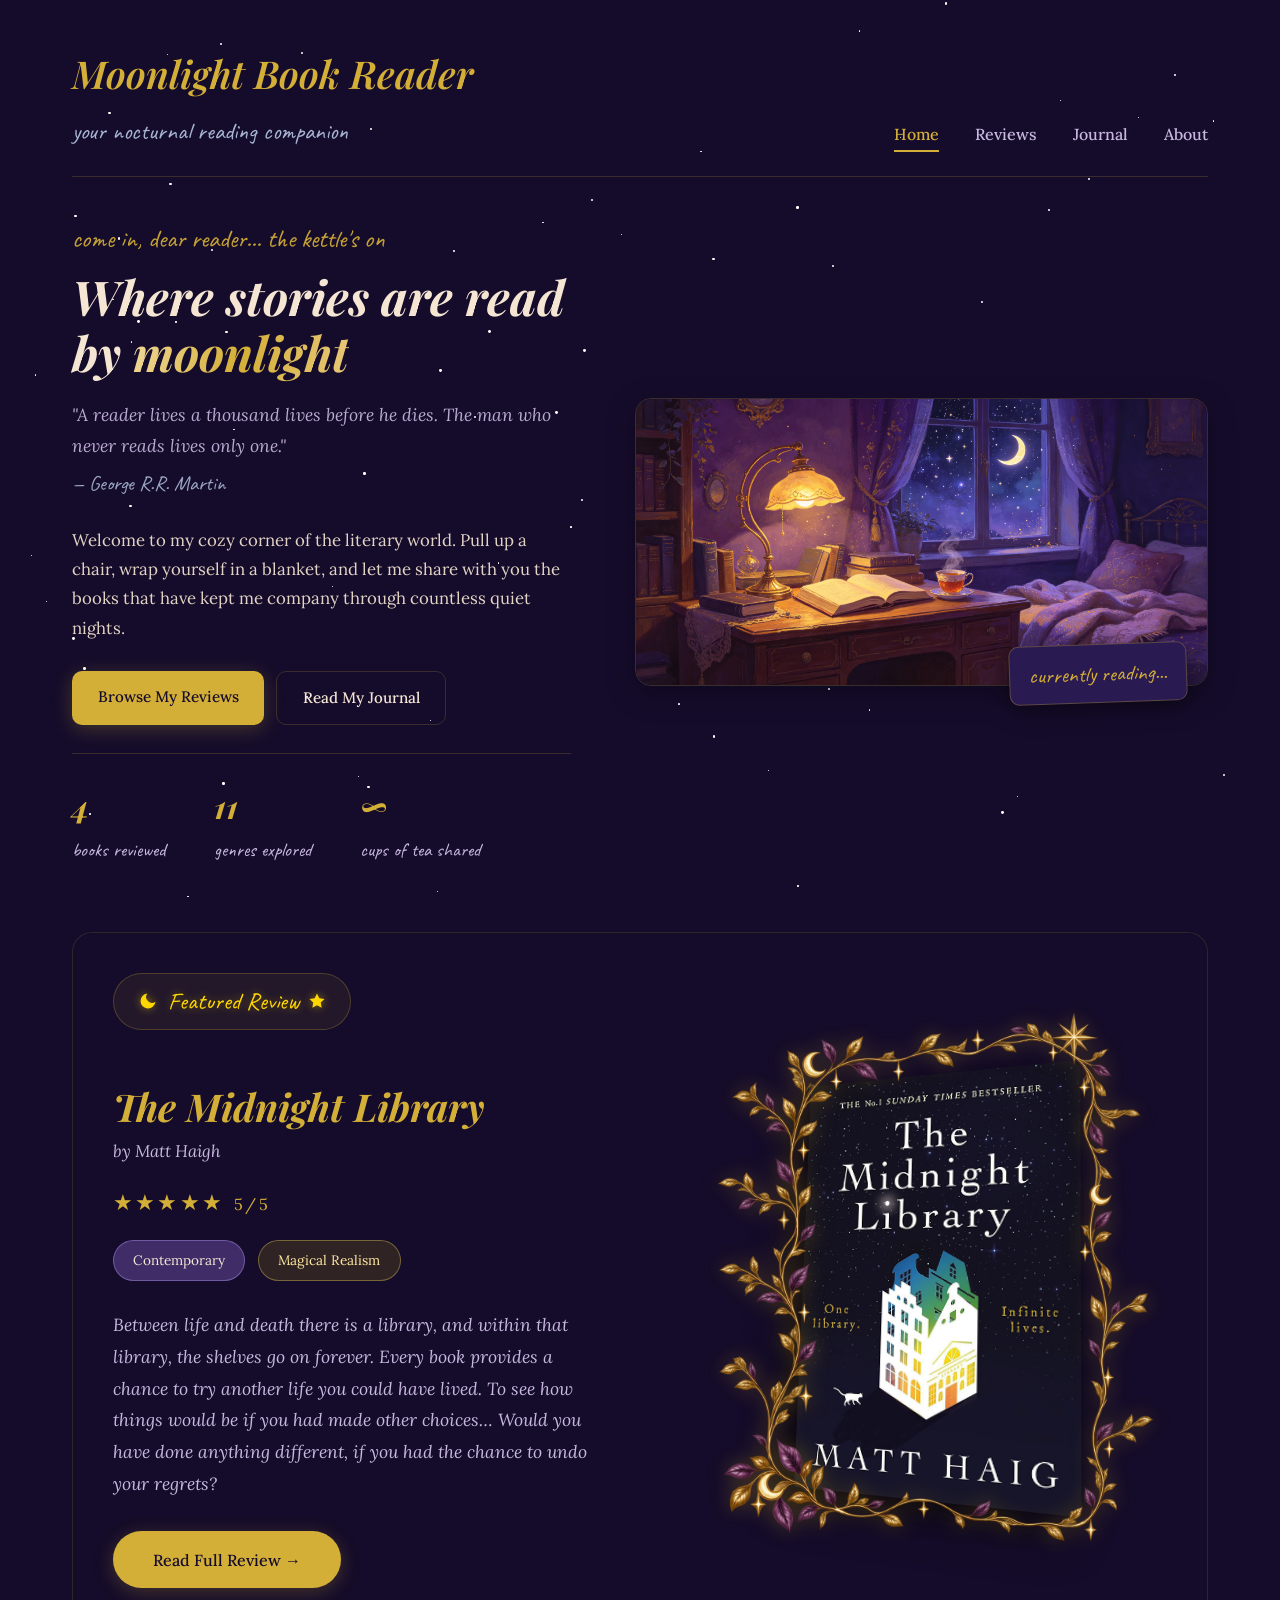
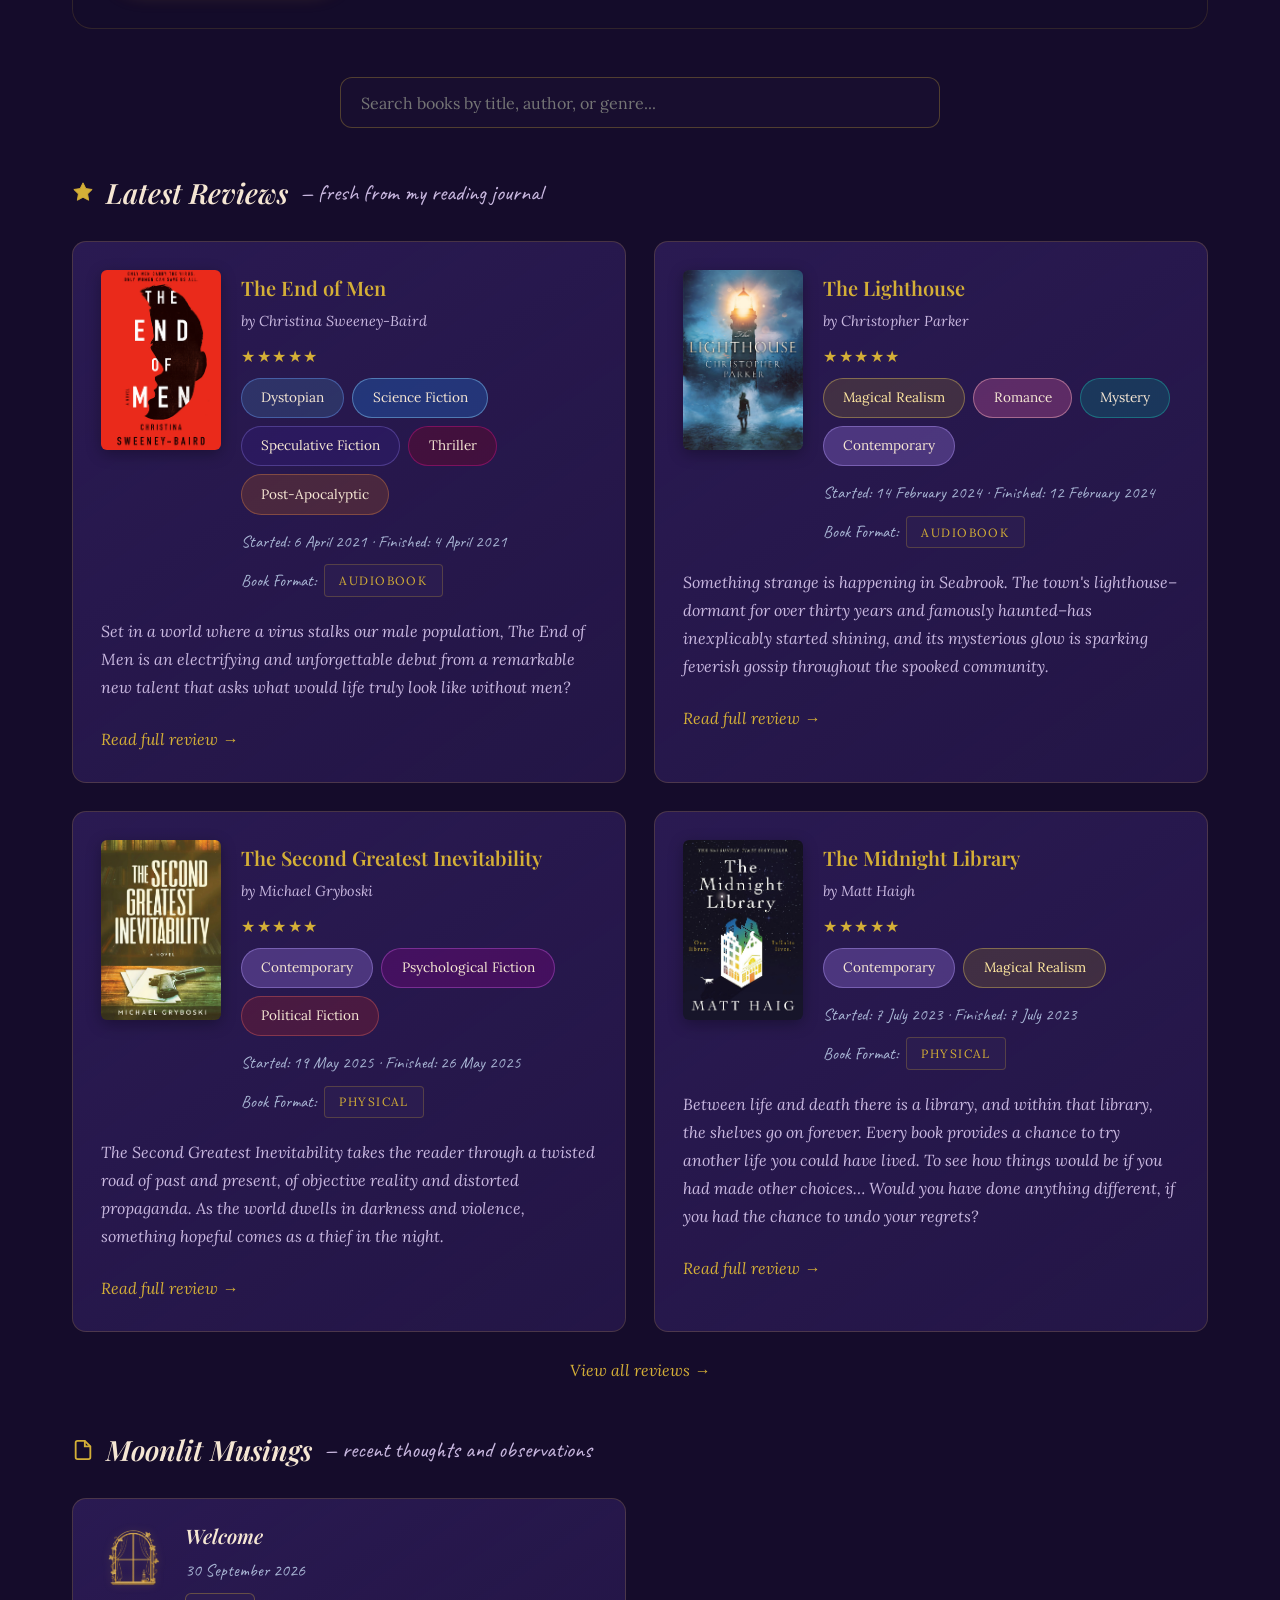
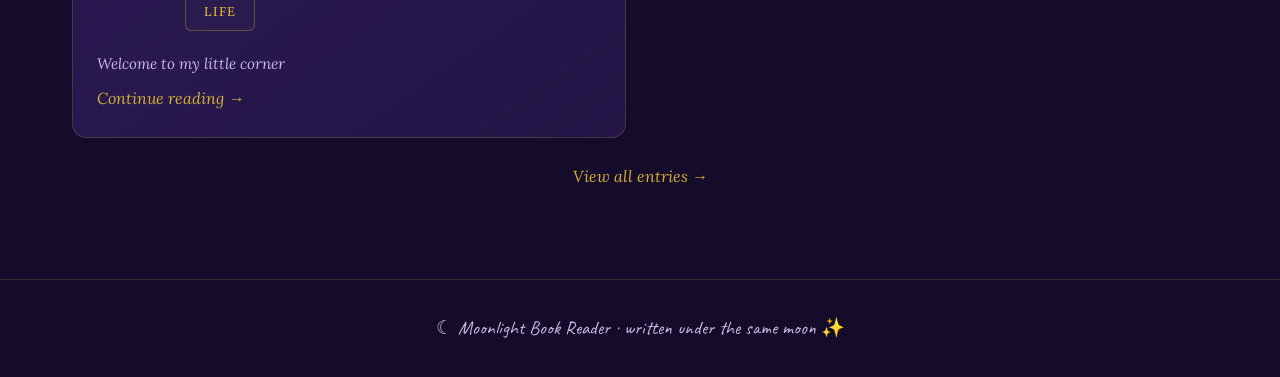
<file: index.html>
<!DOCTYPE html>
<html lang="en">
<head>
  <meta charset="UTF-8" />
  <meta name="viewport" content="width=device-width, initial-scale=1.0" />
  <title>Moonlight Book Reader — Home</title>
  <link rel="icon" type="image/png" href="favicon.png" />
  <link rel="stylesheet" href="style.css?v=6" />
</head>
<body>
  <div class="stars-bg"></div>
  <div class="page-wrapper">
    <div class="container">
      <header class="site-header">
        <div class="site-brand">
          <a href="index.html" class="site-title">Moonlight Book Reader</a>
          <p class="site-tagline">your nocturnal reading companion</p>
        </div>
        <nav>
          <a href="index.html" class="active">Home</a>
          <a href="books.html">Reviews</a>
          <a href="journal.html">Journal</a>
          <a href="about.html">About</a>
        </nav>
      </header>
      <!-- HERO SECTION -->
      <section class="hero">
        <div class="hero-text">
          <p class="handwritten">come in, dear reader... the kettle's on</p>
          <h1>Where stories are read by <span class="gold-text">moonlight</span></h1>
          <p class="quote">"A reader lives a thousand lives before he dies. The man who never reads lives only one."</p>
          <p class="quote-author">— George R.R. Martin</p>
          <p>Welcome to my cozy corner of the literary world. Pull up a chair, wrap yourself in a blanket, and let me share with you the books that have kept me company through countless quiet nights.</p>
          <div class="hero-buttons">
            <a href="books.html" class="btn btn-primary">Browse My Reviews</a>
            <a href="journal.html" class="btn btn-secondary">Read My Journal</a>
          </div>
          <div class="hero-stats">
            <div class="hero-stat">
              <div class="stat-num" id="statBooks">0</div>
              <div class="stat-label">books reviewed</div>
            </div>
            <div class="hero-stat">
              <div class="stat-num" id="statGenres">0</div>
              <div class="stat-label">genres explored</div>
            </div>
            <div class="hero-stat">
              <div class="stat-num">∞</div>
              <div class="stat-label">cups of tea shared</div>
            </div>
          </div>
        </div>
        <div class="hero-image-wrap">
          <img src="hero-image.jpg" alt="Cozy night reading nook" loading="lazy" />
          <div class="hero-image-caption">currently reading...</div>
        </div>
      </section>

      <!-- ⭐ Featured Review — AUTO-UPDATING ✨ -->
      <section class="featured-section" id="featuredSection">
        <div class="featured-review" style="background: rgba(21, 12, 43, 0.25); backdrop-filter: blur(2px); border: 1px solid rgba(212, 175, 55, 0.15);">
          <div class="featured-book-wrap">
            
            <!-- LEFT: Text Content -->
            <div class="featured-content">
              
              <!-- ✨ Moon + Star Tag -->
              <div class="featured-tag-wrapper" style="margin-bottom: 1.8rem;">
                <span class="featured-tag" style="display: inline-flex; align-items: center; gap: 0.6rem; font-family: 'Caveat', cursive; font-size: 1.5rem; color: #ffd700; text-shadow: 0 0 10px rgba(255, 215, 0, 0.4); padding: 0.4rem 1.5rem; background: rgba(212, 175, 55, 0.08); border: 1px solid rgba(212, 175, 55, 0.25); border-radius: 999px;">
                  <svg width="20" height="20" viewBox="0 0 24 24" fill="#ffd700" style="filter: drop-shadow(0 0 4px rgba(255,215,0,0.5));">
                    <path d="M21 12.79A9 9 0 1 1 11.21 3 7 7 0 0 0 21 12.79z"/>
                  </svg>
                  Featured Review
                  <svg width="18" height="18" viewBox="0 0 24 24" fill="#ffd700" style="filter: drop-shadow(0 0 4px rgba(255,215,0,0.5));">
                    <polygon points="12 2 15.09 8.26 22 9.27 17 14.14 18.18 21.02 12 17.77 5.82 21.02 7 14.14 2 9.27 8.91 8.26 12 2"/>
                  </svg>
                </span>
              </div>
              
              <h2 class="featured-title" id="featuredTitle">The Midnight Library</h2>
              <p class="featured-author" id="featuredAuthor">by Matt Haig</p>
              <div class="featured-rating" id="featuredRating">★★★★★ 5/5</div>
              
              <div class="featured-genres" id="featuredGenres">
                <a href="books.html?genre=Contemporary" class="genre-pill">Contemporary</a>
                <a href="books.html?genre=Magical%20Realism" class="genre-pill magical-realism">Magical Realism</a>
              </div>
              
              <p class="featured-excerpt" id="featuredExcerpt">
                Between life and death there is a library, and within that library, the shelves go on forever. Every book provides a chance to try another life you could have lived...
              </p>
              
              <a href="book.html?id=the-midnight-library" class="btn btn-primary featured-btn" id="featuredButton">Read Full Review →</a>
            </div>
            
            <!-- RIGHT: YOUR ELEGANT FRAME + 3D BOOK ✨ -->
            <div 
              class="book-frame-wrapper" 
              id="featuredFrameWrapper"
              style="position: relative; width: 465px; height: 547px; flex-shrink: 0; display: flex; align-items: center; justify-content: center;"
            >
              <!-- 3D BOOK COVER -->
              <img 
                id="featuredBookImg"
                src="content/images/midnight-library.jpg" 
                alt="The Midnight Library" 
                style="position: relative; z-index: 8; width: 280px; height: 420px; object-fit: cover; border-radius: 4px 10px 10px 4px; transform: perspective(900px) rotateY(-14deg) rotateX(5deg) translateZ(10px); box-shadow: inset 15px 0 20px -10px rgba(255,255,255,0.15), inset -12px 0 25px -8px rgba(0,0,0,0.6), -20px 15px 40px rgba(0,0,0,0.5), 0 10px 30px rgba(0,0,0,0.35); transition: transform 0.4s ease, box-shadow 0.4s ease;"
                onerror="this.style.border='2px dashed rgba(255,215,0,0.5)'; this.style.background='linear-gradient(135deg, #2a1a52, #1e1240)'; this.style.display='flex'; this.style.alignItems='center'; this.style.justifyContent='center'; this.style.color='#d4af37'; this.style.fontFamily='Caveat, cursive'; this.style.fontSize='1.2rem'; this.alt='📖 Book Cover';"
              />
              
              <!-- GOLDEN DECORATIVE OVERLAY -->
              <img 
                id="featuredOverlay"
                src="content/images/book-decoration.png" 
                alt="Golden decorative frame" 
                style="position: absolute; top: 0; left: 0; width: 100%; height: 100%; object-fit: contain; z-index: 15; pointer-events: none; filter: drop-shadow(0 0 10px rgba(255,215,0,0.25)); transition: filter 0.4s ease;"
                onerror="this.style.display='none'; console.log('⚠️ book-decoration.png not found');"
              />
            </div>
          </div>
        </div>
      </section>

      <!-- 🔍 Search Bar — now after Featured ✨ -->
      <section class="search-section">
        <div class="search-container">
          <input 
            type="text" 
            id="searchInput" 
            placeholder="Search books by title, author, or genre..." 
            class="search-input"
          />
          <div id="searchResults" class="search-results"></div>
        </div>
      </section>
      
      <!-- 📚 Latest Reviews -->
      <section>
        <div class="section-header">
          <span class="section-icon">
            <svg width="22" height="22" viewBox="0 0 24 24" fill="var(--accent)" stroke="var(--accent)" stroke-width="1">
              <polygon points="12 2 15.09 8.26 22 9.27 17 14.14 18.18 21.02 12 17.77 5.82 21.02 7 14.14 2 9.27 8.91 8.26 12 2"/>
            </svg>
          </span>
          <h2>Latest Reviews</h2>
          <span class="handwritten">— fresh from my reading journal</span>
        </div>
        <div id="latestReviewsContainer" class="books-grid"></div>
        <p class="view-all"><a href="books.html" class="read-more">View all reviews →</a></p>
      </section>

      <!-- 🌙 Moonlit Musings -->
      <section>
        <div class="section-header">
          <span class="section-icon">
            <svg width="22" height="22" viewBox="0 0 24 24" fill="none" stroke="var(--accent)" stroke-width="2">
              <path d="M14 2H6a2 2 0 0 0-2 2v16a2 2 0 0 0 2 2h12a2 2 0 0 0 2-2V8z"/>
              <polyline points="14 2 14 8 20 8"/>
            </svg>
          </span>
          <h2>Moonlit Musings</h2>
          <span class="handwritten">— recent thoughts and observations</span>
        </div>
        <div id="latestJournalContainer" class="journal-grid"></div>
        <p class="view-all"><a href="journal.html" class="read-more">View all entries →</a></p>
      </section>
    </div>

    <footer class="site-footer">
      <p><span class="handwritten">☾ Moonlight Book Reader · written under the same moon ✨</span></p>
    </footer>
  </div>

  <script>
    const starsBg = document.querySelector('.stars-bg');
    if (starsBg) {
      for (let i = 0; i < 80; i++) {
        const s = document.createElement('div');
        s.className = 'twinkle';
        s.style.left = `${Math.random()*100}%`;
        s.style.top = `${Math.random()*100}%`;
        s.style.animationDelay = `${Math.random()*3}s`;
        s.style.width = s.style.height = `${Math.random()*2+1}px`;
        starsBg.appendChild(s);
      }
    }
  </script>

  <script src="script.js?v=6"></script>

  <!-- ✨ Featured Hover Effect — Fixed to use correct ID -->
  <script>
    (function() {
      const wrapper = document.getElementById('featuredFrameWrapper');
      const book = document.getElementById('featuredBookImg');
      const overlay = document.getElementById('featuredOverlay');
      
      if (wrapper && book) {
        wrapper.addEventListener('mouseenter', function() {
          book.style.transform = 'perspective(900px) rotateY(-8deg) rotateX(2deg) translateZ(25px) scale(1.04)';
          book.style.boxShadow = 'inset 15px 0 20px -10px rgba(255,255,255,0.18), inset -12px 0 25px -8px rgba(0,0,0,0.6), -25px 20px 50px rgba(0,0,0,0.55), 0 15px 35px rgba(0,0,0,0.4), 8px 0 20px rgba(0,0,0,0.25)';
          if (overlay) overlay.style.filter = 'drop-shadow(0 0 20px rgba(255,223,100,0.6)) drop-shadow(0 0 35px rgba(255,215,0,0.35))';
        });
        
        wrapper.addEventListener('mouseleave', function() {
          book.style.transform = 'perspective(900px) rotateY(-14deg) rotateX(5deg) translateZ(10px)';
          book.style.boxShadow = 'inset 15px 0 20px -10px rgba(255,255,255,0.15), inset -12px 0 25px -8px rgba(0,0,0,0.6), -20px 15px 40px rgba(0,0,0,0.5), 0 10px 30px rgba(0,0,0,0.35)';
          if (overlay) overlay.style.filter = 'drop-shadow(0 0 12px rgba(255,215,0,0.3))';
        });
      }
    })();
  </script>
</body>
</html>
</file>
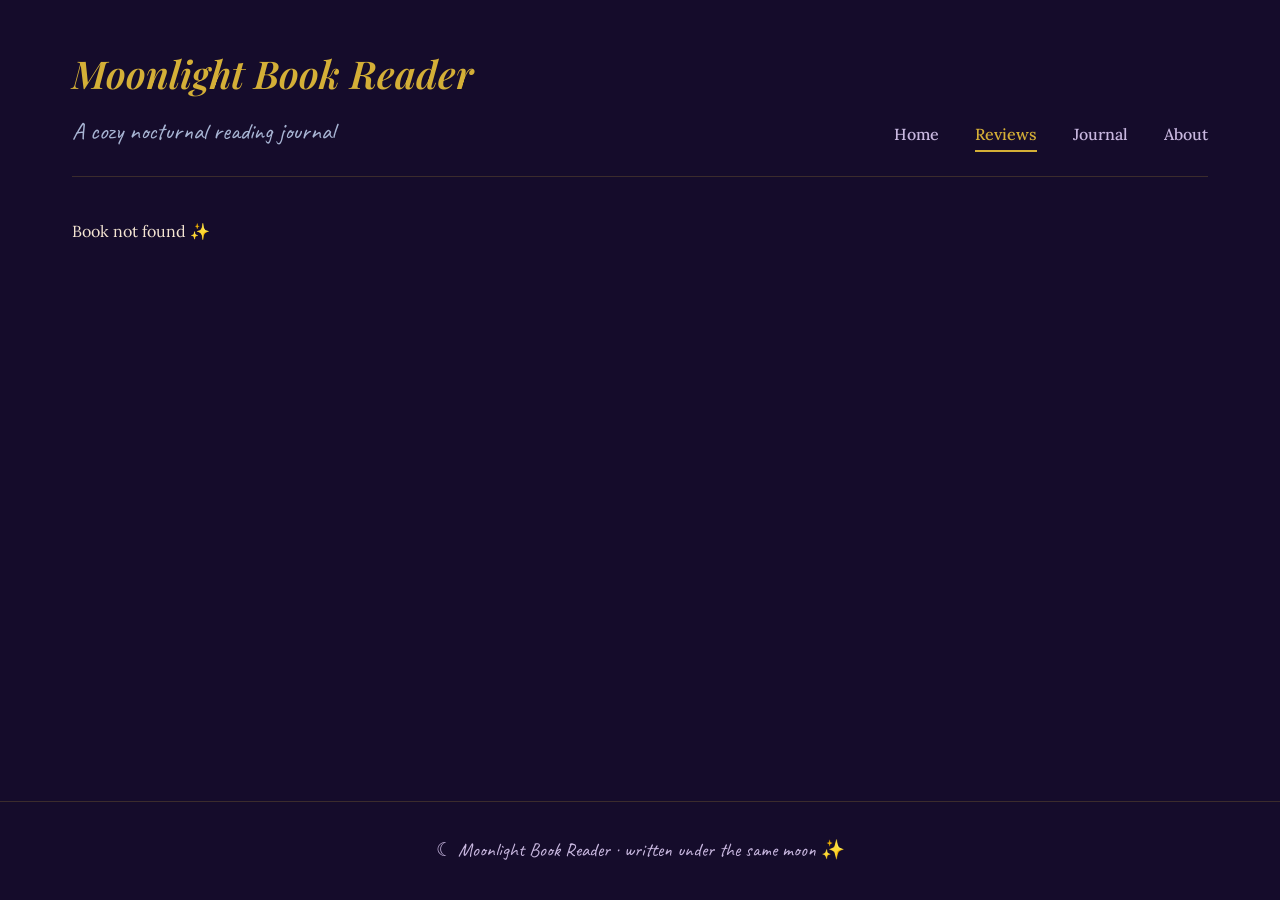
<file: book.html>
<!DOCTYPE html>
<html lang="en">
<head>
  <meta charset="UTF-8" />
  <meta name="viewport" content="width=device-width, initial-scale=1.0" />
  <title>Book Review — Moonlight Book Reader</title>
  <link rel="icon" type="image/png" href="favicon.png" />
  <link rel="stylesheet" href="style.css" />
</head>
<body>
  <div class="stars-bg"></div>
  <div class="page-wrapper">
    <div class="container">
      <header class="site-header">
        <div class="site-brand">
          <a href="index.html" class="site-title">Moonlight Book Reader</a>
          <p class="site-tagline" id="siteTagline">your nocturnal reading companion</p>
        </div>
        <nav>
          <a href="index.html">Home</a>
          <a href="books.html" class="active">Reviews</a>
          <a href="journal.html">Journal</a>
          <a href="about.html">About</a>
        </nav>
      </header>
      <section>
        <div id="singleBook">
          <!-- Full review loads here -->
          <div class="empty-state">Loading review... ✨</div>
        </div>
      </section>
    </div>
    <footer class="site-footer">
      <p><span class="handwritten">☾ Moonlight Book Reader · written under the same moon ✨</span></p>
    </footer>
  </div>
  <script src="script.js"></script>
  <script>
    loadAllData().then(() => {
      renderProfile();
      renderSocialLinks('socialLinks');
      
      const bookId = getUrlParam('id');
      const container = document.getElementById('singleBook');
      
      if (!bookId) {
        container.innerHTML = '<div class="empty-state">Book not found ✨</div>';
        return;
      }
      
      const book = books.find(b => b.id === bookId);
      if (!book) {
        container.innerHTML = '<div class="empty-state">Book not found ✨</div>';
        return;
      }
      
      container.innerHTML = renderBookCard(book, true);
    });
  </script>
</body>
</html>
</file>
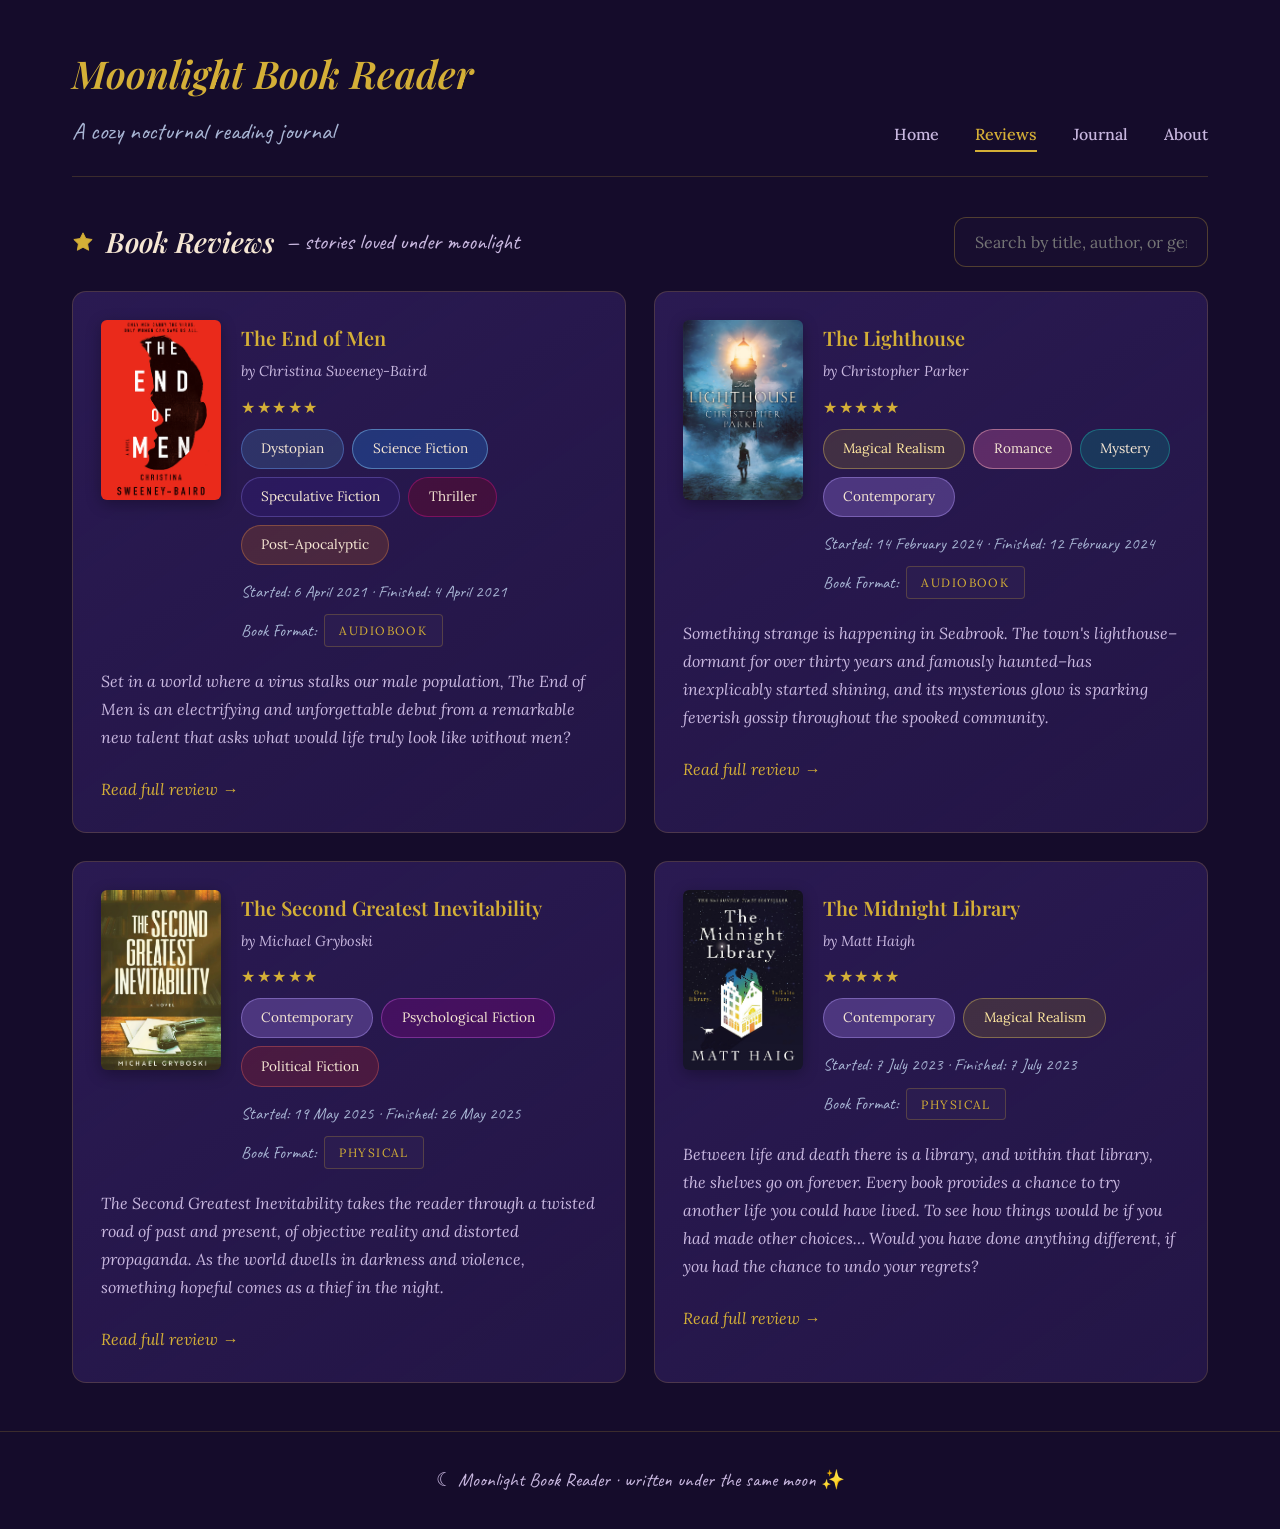
<file: books.html>
<!DOCTYPE html>
<html lang="en">
<head>
  <meta charset="UTF-8" />
  <meta name="viewport" content="width=device-width, initial-scale=1.0" />
  <title>Book Reviews — Moonlight Book Reader</title>
  <link rel="icon" type="image/png" href="favicon.png" />
  <link rel="stylesheet" href="style.css" />
</head>
<body>
  <div class="stars-bg"></div>
  <div class="page-wrapper">
    <div class="container">
      <header class="site-header">
        <div class="site-brand">
          <a href="index.html" class="site-title">Moonlight Book Reader</a>
          <p class="site-tagline" id="siteTagline">your nocturnal reading companion</p>
        </div>
        <nav>
          <a href="index.html">Home</a>
          <a href="books.html" class="active">Reviews</a>
          <a href="journal.html">Journal</a>
          <a href="about.html">About</a>
        </nav>
      </header>
      <section>
        <!-- ✅ Section header + search bar in one row, search aligned right -->
        <div class="books-page-header">
          <div class="section-header">
            <span class="section-icon">
              <svg width="22" height="22" viewBox="0 0 24 24" fill="var(--accent)" stroke="var(--accent)" stroke-width="1">
                <polygon points="12 2 15.09 8.26 22 9.27 17 14.14 18.18 21.02 12 17.77 5.82 21.02 7 14.14 2 9.27 8.91 8.26 12 2"/>
              </svg>
            </span>
            <h2>Book Reviews</h2>
            <span class="handwritten">— stories loved under moonlight</span>
          </div>
          <!-- 🔍 Search bar — same style as homepage, aligned right -->
          <div class="search-container books-search-container">
            <input type="text" id="booksSearchInput" class="search-input" placeholder="Search by title, author, or genre…" autocomplete="off" />
          </div>
        </div>
        <div id="booksContainer">
          <!-- Book cards + genre tags/filter will appear here -->
          <div class="empty-state">Loading reviews... ✨</div>
        </div>
      </section>
    </div>
    <footer class="site-footer">
      <p><span class="handwritten">☾ Moonlight Book Reader · written under the same moon ✨</span></p>
    </footer>
  </div>
  <script src="script.js"></script>
  <script>
    loadAllData().then(() => {
      renderProfile();
      renderSocialLinks('socialLinks');
      renderStats();
      renderBooksList(); // This includes genre tags + filter automatically
    });
  </script>
</body>
</html>
</file>
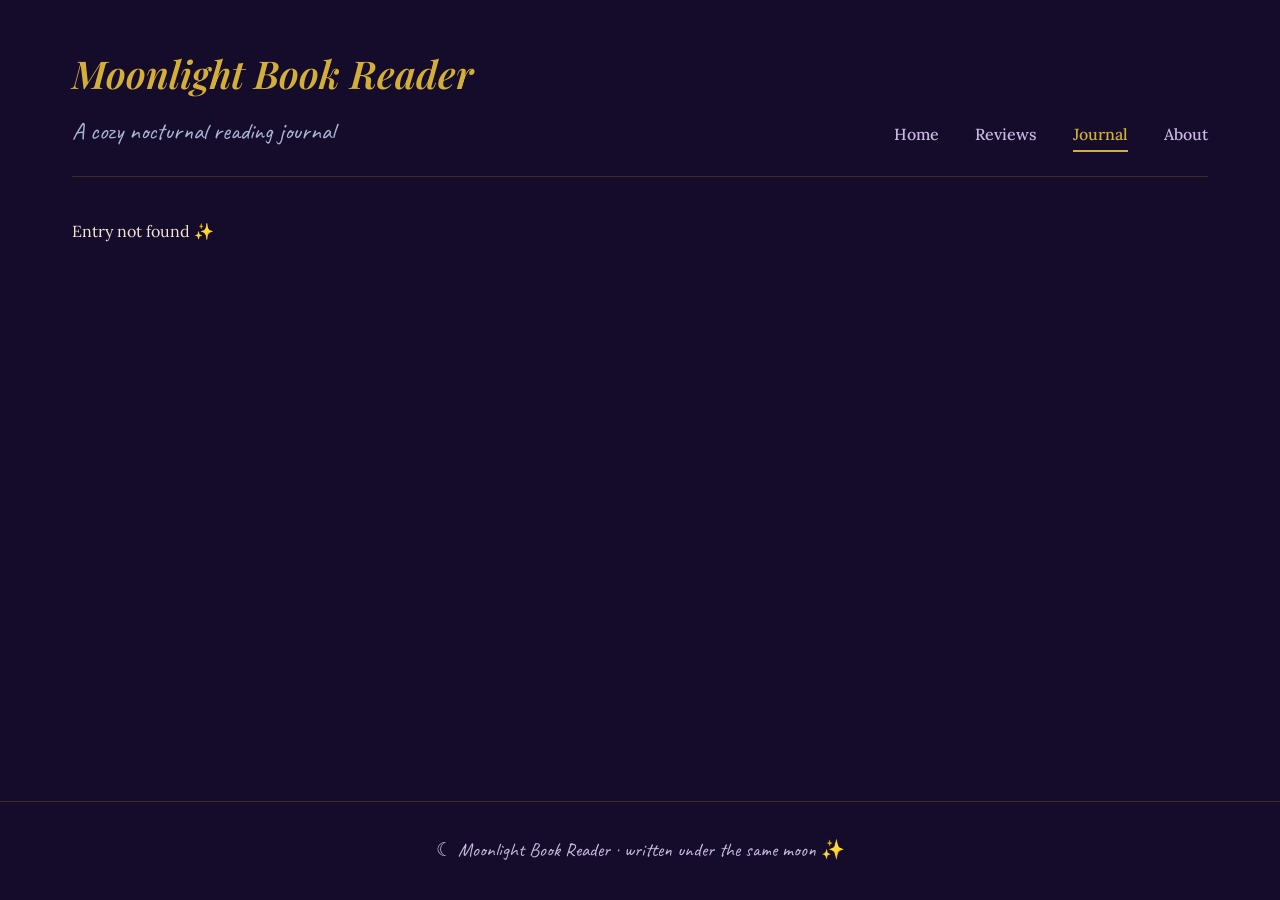
<file: journal-entry.html>
<!DOCTYPE html>
<html lang="en">
<head>
  <meta charset="UTF-8" />
  <meta name="viewport" content="width=device-width, initial-scale=1.0" />
  <title>Journal Entry — Moonlight Book Reader</title>
  <link rel="icon" type="image/png" href="favicon.png" />
  <link rel="stylesheet" href="style.css" />
</head>
<body>
  <div class="stars-bg"></div>
  <div class="page-wrapper">
    <div class="container">
      <header class="site-header">
        <div class="site-brand">
          <a href="index.html" class="site-title">Moonlight Book Reader</a>
          <p class="site-tagline" id="siteTagline">your nocturnal reading companion</p>
        </div>
        <nav>
          <a href="index.html">Home</a>
          <a href="books.html">Reviews</a>
          <a href="journal.html" class="active">Journal</a>
          <a href="about.html">About</a>
        </nav>
      </header>
      <section>
        <div id="singleJournalEntry">
          <!-- Full entry loads here -->
          <div class="empty-state">Loading... 🌙</div>
        </div>
      </section>
    </div>
    <footer class="site-footer">
      <p><span class="handwritten">☾ Moonlight Book Reader · written under the same moon ✨</span></p>
    </footer>
  </div>
  <script src="script.js"></script>
  <script>
    loadAllData().then(() => {
      renderProfile();
      renderSocialLinks('socialLinks');
      
      const entryId = getUrlParam('id');
      const container = document.getElementById('singleJournalEntry');
      
      if (!entryId) {
        container.innerHTML = '<div class="empty-state">Entry not found ✨</div>';
        return;
      }
      
      const entry = journalEntries.find(e => e.id === entryId);
      if (!entry) {
        container.innerHTML = '<div class="empty-state">Entry not found ✨</div>';
        return;
      }
      
      container.innerHTML = renderJournalEntry(entry, true);
    });
  </script>
</body>
</html>
</file>
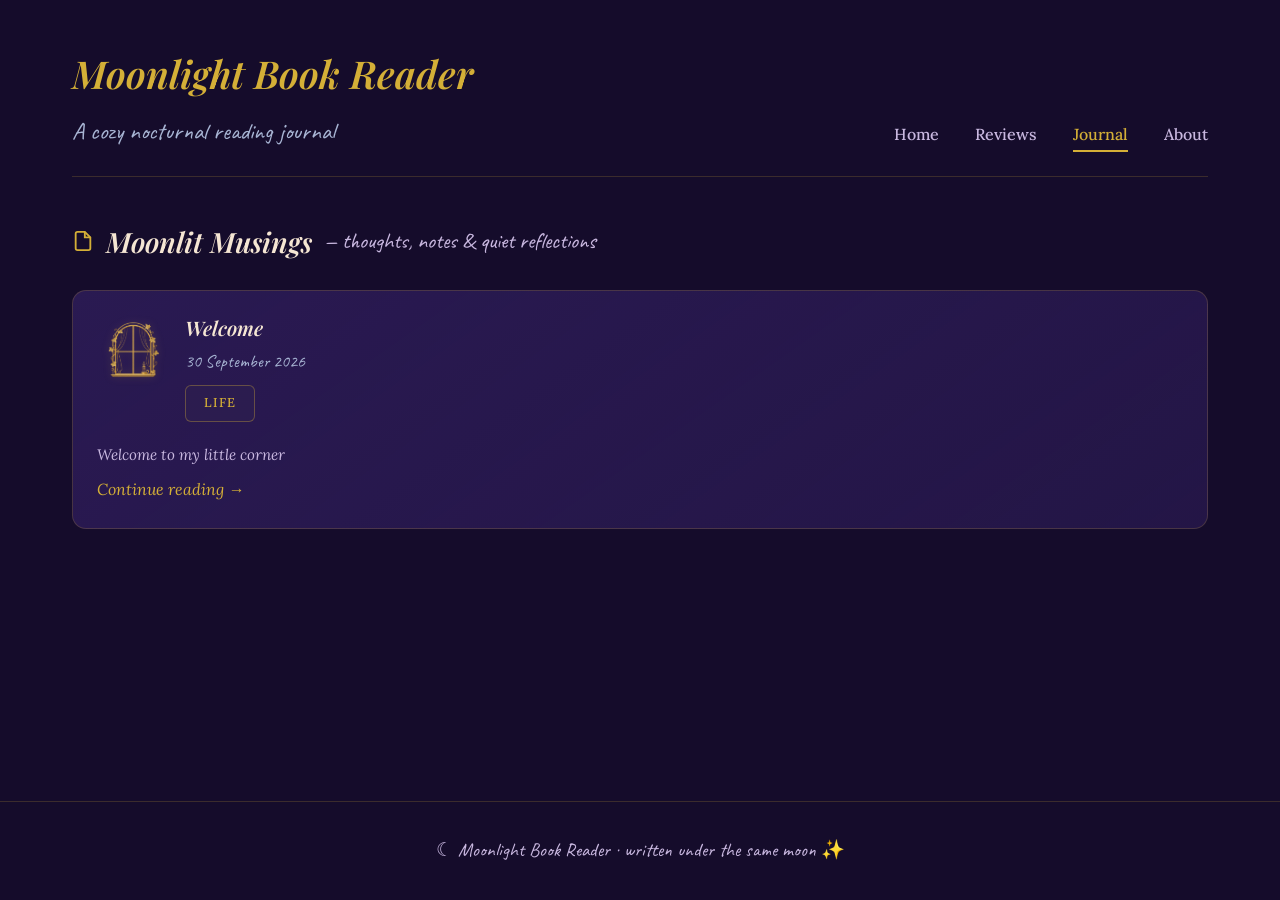
<file: journal.html>
<!DOCTYPE html>
<html lang="en">
<head>
  <meta charset="UTF-8" />
  <meta name="viewport" content="width=device-width, initial-scale=1.0" />
  <title>Journal — Moonlight Book Reader</title>
  <link rel="icon" type="image/png" href="favicon.png" />
  <link rel="stylesheet" href="style.css" />
</head>
<body>
  <div class="stars-bg"></div>
  <div class="page-wrapper">
    <div class="container">
      <header class="site-header">
        <div class="site-brand">
          <a href="index.html" class="site-title">Moonlight Book Reader</a>
          <p class="site-tagline" id="siteTagline">your nocturnal reading companion</p>
        </div>
        <nav>
          <a href="index.html">Home</a>
          <a href="books.html">Reviews</a>
          <a href="journal.html" class="active">Journal</a>
          <a href="about.html">About</a>
        </nav>
      </header>

      <section>
        <div class="section-header">
          <span class="section-icon">
            <svg width="22" height="22" viewBox="0 0 24 24" fill="none" stroke="var(--accent)" stroke-width="2">
              <path d="M14 2H6a2 2 0 0 0-2 2v16a2 2 0 0 0 2 2h12a2 2 0 0 0 2-2V8z"/>
              <polyline points="14 2 14 8 20 8"/>
            </svg>
          </span>
          <h2>Moonlit Musings</h2>
          <span class="handwritten">— thoughts, notes & quiet reflections</span>
        </div>

        <div id="journalContainer">
          <!-- Journal entries will appear here automatically -->
          <div class="empty-state">Loading entries... 🌙</div>
        </div>
      </section>
    </div>

    <footer class="site-footer">
      <p><span class="handwritten">☾ Moonlight Book Reader · written under the same moon ✨</span></p>
    </footer>
  </div>

  <script src="script.js"></script>
  <script>
    loadAllData().then(() => {
      renderProfile();
      renderSocialLinks('socialLinks');
      
      const container = document.getElementById('journalContainer');
      if (journalEntries.length === 0) {
        container.innerHTML = '<div class="empty-state">No entries yet... thoughts coming soon 🌙</div>';
      } else {
        container.innerHTML = journalEntries.map(e => renderJournalEntry(e, false)).join('');
      }
    });
  </script>
</body>
</html>
</file>
<file: style.css>
/* ===== MOONLIGHT BOOK READER — POLISHED & FIXED ===== */
@import url('https://fonts.googleapis.com/css2?family=Playfair+Display:ital,wght@0,400;0,500;0,600;0,700;1,400;1,500&display=swap');
@import url('https://fonts.googleapis.com/css2?family=Lora:ital,wght@0,400;0,500;0,600;1,400;1,500&display=swap');
@import url('https://fonts.googleapis.com/css2?family=Caveat:wght@400;500;600;700&display=swap');
:root {
  --bg-deep: #150c2b;
  --bg: #1e1240;
  --card: #2a1a52;
  --card-soft: rgba(42, 26, 82, 0.7);
  --accent: #d4af37;
  --accent-bright: #ffd700;
  --accent-soft: rgba(212, 175, 55, 0.15);
  --accent2: #a8b5d4;
  --text: #f5e6d3;
  --text-soft: #c9b8e0;
  --text-faint: #a898c5;
  --border: rgba(212, 175, 55, 0.2);
  --border-thin: rgba(212, 175, 55, 0.12);
  --pill-genre: rgba(147, 112, 219, 0.35);
  --pill-genre-border: rgba(186, 160, 255, 0.4);
  --pill-entry: rgba(45, 30, 80, 0.85);
  --pill-entry-border: rgba(212, 175, 55, 0.35);
  --pill-back: rgba(45, 30, 80, 0.85);
  --pill-back-border: rgba(212, 175, 55, 0.35);
  --pill-format: rgba(45, 30, 80, 0.85);
  --pill-format-border: rgba(212, 175, 55, 0.25);
  --shadow-soft: 0 8px 30px rgba(0, 0, 0, 0.3);
  --shadow-glow: 0 0 20px rgba(255, 215, 0, 0.25);
}
* { margin: 0; padding: 0; box-sizing: border-box; }
html { scroll-behavior: smooth; }
body {
  font-family: 'Lora', Georgia, serif;
  background: var(--bg-deep);
  color: var(--text);
  line-height: 1.75;
  min-height: 100vh;
  overflow-x: hidden;
}
/* ===== STARRY BACKGROUND ===== */
.stars-bg {
  position: fixed;
  top: 0; left: 0;
  width: 100%; height: 100%;
  pointer-events: none;
  z-index: 0;
  overflow: hidden;
}
.twinkle {
  position: absolute;
  width: 2px; height: 2px;
  background: #fff;
  border-radius: 50%;
  animation: twinkle 3s ease-in-out infinite;
}
@keyframes twinkle {
  0%, 100% { opacity: 0.2; transform: scale(0.8); }
  50% { opacity: 1; transform: scale(1.3); }
}
/* ===== LAYOUT ===== */
.page-wrapper { position: relative; z-index: 1; min-height: 100vh; display: flex; flex-direction: column; }
.container { max-width: 1200px; margin: 0 auto; padding: 0 2rem; width: 100%; flex: 1; }
/* ===== HEADER ===== */
.site-header {
  display: flex; justify-content: space-between; align-items: flex-end;
  padding: 2.5rem 0 1.5rem; border-bottom: 1px solid var(--border); margin-bottom: 2.5rem;
  flex-wrap: wrap; gap: 1.5rem;
}
.site-title {
  font-family: 'Playfair Display', serif; font-size: 2.4rem; font-weight: 600; font-style: italic;
  color: var(--accent); text-decoration: none;
}
.site-title:hover {
  background: linear-gradient(100deg, #f0d89a, #d4af37, #e8c77a);
  -webkit-background-clip: text; background-clip: text; color: transparent;
}
.site-tagline { font-family: 'Caveat', cursive; font-size: 1.5rem; color: var(--accent2); margin-top: 0.15rem; }
nav { display: flex; gap: 2.25rem; flex-wrap: wrap; }
nav a {
  color: var(--text-soft); text-decoration: none; font-family: 'Lora', serif;
  font-weight: 500; font-size: 1rem; position: relative; padding-bottom: 4px;
}
nav a::after {
  content: ''; position: absolute; bottom: 0; left: 0; width: 0; height: 2px;
  background: var(--accent); transition: width 0.3s;
}
nav a:hover, nav a.active { color: var(--accent); }
nav a:hover::after, nav a.active::after { width: 100%; }
/* ===== HERO ===== */
.hero { display: grid; grid-template-columns: 1fr 1.15fr; gap: 4rem; align-items: center; margin-bottom: 4rem; }
.hero-text .handwritten { font-family: 'Caveat', cursive; font-size: 1.6rem; color: var(--accent); margin-bottom: 0.5rem; }
.hero-text h1 { font-family: 'Playfair Display', serif; font-size: 3rem; font-weight: 700; font-style: italic; line-height: 1.15; margin-bottom: 1.25rem; }
.hero-text h1 .gold-text {
  background: linear-gradient(100deg, #f0d89a, #d4af37, #e8c77a);
  -webkit-background-clip: text; background-clip: text; color: transparent;
}
.hero-text .quote { font-style: italic; color: var(--text-soft); font-size: 1.1rem; margin-bottom: 0.25rem; }
.hero-text .quote-author { font-family: 'Caveat', cursive; font-size: 1.3rem; color: var(--accent2); margin-bottom: 1.5rem; }
.hero-text p { margin-bottom: 1.75rem; color: var(--text); opacity: 0.92; font-size: 1.05rem; }
.hero-buttons { display: flex; gap: 0.75rem; flex-wrap: wrap; margin-bottom: 1.75rem; }
.btn {
  display: inline-block; padding: 0.8rem 1.6rem; border-radius: 10px;
  text-decoration: none; font-family: 'Lora', serif; font-weight: 500; font-size: 0.95rem; transition: all 0.25s;
  border: none; cursor: pointer;
}
.btn-primary { background: var(--accent); color: #150c2b; box-shadow: 0 4px 20px rgba(212,175,55,0.25); }
.btn-primary:hover { transform: translateY(-2px); box-shadow: 0 6px 28px rgba(212,175,55,0.35); }
.btn-secondary { background: transparent; color: var(--text); border: 1px solid var(--border); }
.btn-secondary:hover { border-color: var(--accent); color: var(--accent); }
.hero-stats { display: flex; gap: 3rem; flex-wrap: wrap; padding-top: 1.5rem; border-top: 1px solid var(--border); }
.hero-stat .stat-num { font-family: 'Playfair Display', serif; font-size: 2rem; font-weight: 700; font-style: italic; color: var(--accent); }
.hero-stat .stat-label { font-family: 'Caveat', cursive; font-size: 1.2rem; color: var(--text-soft); }
.hero-image-wrap { position: relative; border-radius: 16px; overflow: visible; box-shadow: var(--shadow-soft); border: 1px solid rgba(212,175,55,0.2); }
.hero-image-wrap img { width: 100%; display: block; border-radius: 16px; }
.hero-image-caption {
  position: absolute; bottom: -18px; right: 20px; background: var(--card);
  padding: 0.6rem 1.2rem; border-radius: 10px; font-family: 'Caveat', cursive;
  font-size: 1.35rem; color: var(--accent); box-shadow: 0 6px 24px rgba(0,0,0,0.4);
  border: 1px solid rgba(212,175,55,0.3); transform: rotate(-2deg); z-index: 10; white-space: nowrap;
}
/* ===== SECTION HEADERS ===== */
.section-header { display: flex; align-items: center; gap: 0.75rem; margin-bottom: 1.5rem; flex-wrap: wrap; }
.section-header h2 { font-family: 'Playfair Display', serif; font-size: 1.75rem; font-weight: 600; font-style: italic; color: var(--text); }
.section-header .handwritten { font-family: 'Caveat', cursive; font-size: 1.4rem; color: var(--text-soft); }
.section-icon { color: var(--accent); display: flex; align-items: center; }
/* ===== PILLS — EXACT SHAPES ===== */
/* Genre pill — fully rounded oval */
.genre-pill {
  display: inline-block;
  padding: 0.45rem 1.2rem;
  border-radius: 999px;
  font-size: 0.85rem;
  font-family: 'Lora', serif;
  background: var(--pill-genre);
  border: 1px solid var(--pill-genre-border);
  color: var(--text);
  transition: all 0.25s ease;
  white-space: nowrap;
  cursor: pointer;
  text-decoration: none;
}
.genre-pill:hover {
  background: rgba(212, 175, 55, 0.15);
  border-color: var(--accent);
  transform: translateY(-1px);
}
/* ===== ALL GENRE COLORS — COMPLETE SET ✨ ===== */
.genre-pill.anthologies { background: rgba(186, 85, 211, 0.25); border-color: rgba(221, 160, 221, 0.4); }
.genre-pill.art { background: rgba(255, 127, 80, 0.25); border-color: rgba(255, 160, 122, 0.4); }
/* ✨ NEW: Autobiography — warm sepia, personal & intimate */
.genre-pill.autobiography { background: rgba(160, 120, 80, 0.3); border-color: rgba(210, 170, 120, 0.45); }
.genre-pill.biographical-fiction { background: rgba(205, 133, 63, 0.25); border-color: rgba(205, 133, 63, 0.45); }
.genre-pill.biography { background: rgba(205, 133, 63, 0.25); border-color: rgba(205, 133, 63, 0.45); }
.genre-pill.children { background: rgba(255, 182, 193, 0.3); border-color: rgba(255, 192, 203, 0.45); }
.genre-pill.classics { background: rgba(245, 222, 179, 0.2); border-color: rgba(245, 222, 179, 0.4); color: #f5e6d3; }
.genre-pill.comfort-reads { background: rgba(255, 248, 220, 0.2); border-color: rgba(255, 239, 186, 0.4); color: #f5e6d3; }
.genre-pill.contemporary { background: rgba(147, 112, 219, 0.35); border-color: rgba(186, 160, 255, 0.4); }
.genre-pill.cookbook { background: rgba(255, 165, 0, 0.25); border-color: rgba(255, 191, 53, 0.45); }
.genre-pill.cozy-books { background: rgba(245, 222, 179, 0.22); border-color: rgba(255, 228, 181, 0.4); color: #f5e6d3; }
.genre-pill.dark-academia { background: rgba(85, 107, 47, 0.35); border-color: rgba(107, 142, 35, 0.45); }
.genre-pill.dark-fantasy { background: rgba(34, 139, 34, 0.3); border-color: rgba(85, 107, 47, 0.45); }
.genre-pill.dark-romance { background: rgba(139, 0, 0, 0.3); border-color: rgba(178, 34, 34, 0.45); }
.genre-pill.drama { background: rgba(128, 0, 0, 0.28); border-color: rgba(178, 34, 34, 0.45); }
.genre-pill.dystopian { background: rgba(70, 130, 180, 0.25); border-color: rgba(100, 149, 237, 0.45); }
.genre-pill.epic-fantasy { background: rgba(0, 100, 0, 0.32); border-color: rgba(46, 139, 87, 0.45); }
.genre-pill.fantasy { background: rgba(46, 139, 87, 0.3); border-color: rgba(60, 179, 113, 0.45); }
.genre-pill.fantasy-romance { background: rgba(199, 21, 133, 0.25); border-color: rgba(255, 105, 180, 0.4); }
.genre-pill.fiction { background: rgba(147, 112, 219, 0.35); border-color: rgba(186, 160, 255, 0.4); }
.genre-pill.gothic { background: rgba(75, 0, 130, 0.35); border-color: rgba(123, 104, 238, 0.45); }
.genre-pill.graphic-novel { background: rgba(0, 139, 139, 0.28); border-color: rgba(32, 178, 170, 0.45); }
.genre-pill.historical { background: rgba(184, 134, 11, 0.25); border-color: rgba(218, 165, 32, 0.45); }
.genre-pill.historical-fiction { background: rgba(184, 134, 11, 0.25); border-color: rgba(218, 165, 32, 0.45); }
.genre-pill.horror { background: rgba(128, 0, 0, 0.3); border-color: rgba(178, 34, 34, 0.45); }
.genre-pill.literary-fiction { background: rgba(112, 128, 144, 0.35); border-color: rgba(176, 196, 222, 0.45); }
.genre-pill.magical-realism { background: rgba(255, 215, 0, 0.12); border-color: rgba(255, 223, 100, 0.35); color: #ffe8a0; }
.genre-pill.memoir { background: rgba(139, 119, 101, 0.3); border-color: rgba(188, 143, 143, 0.4); }
.genre-pill.middle-grade { background: rgba(135, 206, 250, 0.28); border-color: rgba(173, 216, 230, 0.45); }
.genre-pill.mystery { background: rgba(0, 128, 128, 0.3); border-color: rgba(32, 178, 170, 0.45); }
/* ✨ NEW: Mystery / Thriller — deep noir teal, shadow & intrigue */
.genre-pill.mystery-thriller { background: rgba(20, 60, 80, 0.45); border-color: rgba(80, 140, 160, 0.45); }
.genre-pill.new-adult { background: rgba(255, 105, 180, 0.28); border-color: rgba(255, 182, 193, 0.45); }
.genre-pill.non-fiction { background: rgba(139, 119, 101, 0.3); border-color: rgba(188, 143, 143, 0.4); }
.genre-pill.paranormal-romance { background: rgba(200, 162, 200, 0.3); border-color: rgba(221, 160, 221, 0.45); }
.genre-pill.philosophy { background: rgba(112, 128, 144, 0.32); border-color: rgba(176, 196, 222, 0.45); }
/* ✨ NEW: Photography — soft silver with moonlight gold whisper */
.genre-pill.photography { background: rgba(160, 160, 170, 0.28); border-color: rgba(212, 195, 140, 0.4); }
.genre-pill.poetry { background: rgba(218, 112, 214, 0.25); border-color: rgba(221, 160, 221, 0.45); }
/* ✨ NEW: Post-Apocalyptic — dusty burnt rust, faded world */
.genre-pill.post-apocalyptic { background: rgba(140, 70, 40, 0.35); border-color: rgba(200, 120, 70, 0.45); }
.genre-pill.political-fiction { background: rgba(178, 34, 34, 0.25); border-color: rgba(205, 92, 92, 0.45); }
.genre-pill.psychological-fiction { background: rgba(139, 0, 139, 0.3); border-color: rgba(186, 85, 211, 0.45); }
.genre-pill.psychological-thriller { background: rgba(128, 0, 128, 0.3); border-color: rgba(186, 85, 211, 0.45); }
.genre-pill.religion { background: rgba(218, 165, 32, 0.22); border-color: rgba(255, 215, 0, 0.35); }
.genre-pill.romance { background: rgba(255, 105, 180, 0.25); border-color: rgba(255, 182, 193, 0.45); }
.genre-pill.sci-fi, .genre-pill.science-fiction { background: rgba(30, 144, 255, 0.25); border-color: rgba(135, 206, 250, 0.45); }
.genre-pill.self-help { background: rgba(60, 179, 113, 0.25); border-color: rgba(144, 238, 144, 0.4); }
.genre-pill.short-stories { background: rgba(255, 160, 122, 0.28); border-color: rgba(255, 127, 80, 0.45); }
/* ✨ NEW: Speculative Fiction — cosmic indigo, other worlds & stars */
.genre-pill.speculative-fiction { background: rgba(50, 30, 120, 0.4); border-color: rgba(120, 100, 200, 0.45); }
.genre-pill.thriller { background: rgba(128, 0, 32, 0.3); border-color: rgba(199, 21, 133, 0.45); }
.genre-pill.travel { background: rgba(32, 178, 170, 0.28); border-color: rgba(0, 206, 209, 0.45); }
.genre-pill.urban-fantasy { background: rgba(75, 0, 130, 0.32); border-color: rgba(123, 104, 238, 0.45); }
.genre-pill.young-adult { background: rgba(255, 160, 122, 0.28); border-color: rgba(255, 127, 80, 0.45); }
/* Entry type pill — RECTANGULAR with soft corners.
   NOTE: .journal-type-tag is just a WRAPPER — no styling (prevents double-border) ✨ */
.entry-type-pill {
  display: inline-block !important;
  padding: 0.4rem 1.1rem !important;
  border-radius: 6px !important;
  font-size: 0.8rem !important;
  font-family: 'Lora', serif !important;
  font-weight: 500 !important;
  background: var(--pill-entry) !important;
  border: 1px solid var(--pill-entry-border) !important;
  color: var(--accent) !important;
  text-transform: uppercase !important;
  letter-spacing: 0.1em !important;
  transition: all 0.25s ease !important;
  white-space: nowrap !important;
  text-decoration: none !important;
}
.journal-type-tag {
  display: block !important;
  margin-bottom: 0.5rem !important;
  background: none !important;
  border: none !important;
  padding: 0 !important;
}
/* Back link pill — LONG OVAL, gold text, Caveat font */
.back-link-pill {
  display: inline-flex !important;
  align-items: center !important;
  gap: 0.5rem !important;
  padding: 0.75rem 2rem !important;
  border-radius: 999px !important;
  font-family: 'Caveat', cursive !important;
  font-size: 1.35rem !important;
  background: var(--pill-back) !important;
  border: 1px solid var(--pill-back-border) !important;
  color: var(--accent) !important;
  text-decoration: none !important;
  transition: all 0.25s ease !important;
}
.back-link-pill:hover {
  background: rgba(212, 175, 55, 0.15) !important;
  border-color: var(--accent) !important;
  transform: translateX(-4px) !important;
}
/* ✅ Position variants — OUTSIDE the card wrapper, matching review page layout exactly */
.back-link-pill--top {
  margin: 0 0 1.5rem 0 !important;
  display: inline-flex !important;
  width: fit-content !important;
}
.back-link-pill--bottom {
  margin: 1.5rem 0 0 0 !important;
  display: inline-flex !important;
  width: fit-content !important;
}
/* ✅ Journal entry wrapper — contains the card content only, pills sit outside */
.journal-entry-wrapper {
  background: linear-gradient(145deg, var(--card), var(--card-soft));
  border: 1px solid var(--border);
  border-radius: 14px;
  padding: 2rem;
}
/* Format pill — small rectangular */
.format-pill {
  display: inline-block !important;
  padding: 0.3rem 0.9rem !important;
  border-radius: 4px !important;
  font-size: 0.75rem !important;
  font-family: 'Lora', serif !important;
  text-transform: uppercase !important;
  letter-spacing: 0.12em !important;
  background: var(--pill-format) !important;
  border: 1px solid var(--pill-format-border) !important;
  color: var(--accent) !important;
  white-space: nowrap !important;
}
/* Book Format label */
.book-format-label {
  font-family: 'Caveat', cursive;
  font-size: 1.05rem;
  color: var(--accent2);
  margin-right: 0.5rem;
}
/* ===== FEATURED REVIEW ===== */
.featured-section { margin: 2rem 0 3rem; }
.featured-review {
  background: linear-gradient(135deg, rgba(44, 26, 82, 0.7), rgba(26, 16, 51, 0.9));
  border-radius: 20px;
  padding: 2.5rem;
  border: 1px solid rgba(212, 175, 55, 0.25);
  position: relative;
  overflow: visible;
}
.featured-tag {
  display: inline-flex;
  align-items: center;
  gap: 0.5rem;
  font-size: 1rem;
  color: var(--accent);
  background: rgba(212, 175, 55, 0.1);
  padding: 0.5rem 1.3rem;
  border-radius: 999px;
  margin-bottom: 1.5rem;
  font-family: 'Caveat', cursive;
  border: 1px solid rgba(212, 175, 55, 0.2);
}
.featured-book-wrap {
  display: flex;
  flex-direction: row;
  gap: 3rem;
  align-items: center;
  position: relative;
  z-index: 2;
  flex-wrap: wrap;
}
.featured-content { flex: 1; min-width: 300px; z-index: 2; }
.featured-title {
  font-family: 'Playfair Display', serif;
  font-size: 2.4rem;
  font-weight: 700;
  font-style: italic;
  color: var(--accent);
  margin: 0 0 0.5rem;
  line-height: 1.2;
}
.featured-author {
  color: var(--text-soft);
  font-style: italic;
  margin: 0 0 1rem;
  font-size: 1.05rem;
}
.featured-rating {
  font-size: 1.4rem;
  color: var(--accent);
  margin: 0 0 1.2rem;
  letter-spacing: 0.15em;
}
.featured-genres {
  display: flex;
  flex-wrap: wrap;
  gap: 0.8rem;
  margin-bottom: 1.8rem;
}
.featured-excerpt {
  line-height: 1.8;
  font-size: 1.1rem;
  font-style: italic;
  color: #c8b8e0;
  margin-bottom: 2rem;
  max-width: 90%;
}
.featured-btn {
  border-radius: 999px;
  padding: 0.9rem 2.5rem;
  font-size: 1rem;
}
/* ===== GOLDEN FRAME + 3D BOOK ===== */
.book-frame-wrapper {
  position: relative;
  width: 300px;
  height: 420px;
  perspective: 1200px;
  flex-shrink: 0;
  display: flex;
  align-items: center;
  justify-content: center;
}
.golden-ornate-frame {
  position: absolute;
  top: -20px;
  left: -25px;
  right: -25px;
  bottom: -20px;
  border-radius: 16px;
  border: 2px solid transparent;
  background:
    linear-gradient(var(--bg-deep), var(--bg-deep)) padding-box,
    linear-gradient(135deg, #b8860b, #ffd700, #f0c808, #daa520, #ffd700) border-box;
  box-shadow:
    0 0 25px rgba(255, 215, 0, 0.35),
    0 0 50px rgba(255, 215, 0, 0.18),
    inset 0 0 25px rgba(255, 215, 0, 0.08);
  animation: framePulse 4s ease-in-out infinite;
  pointer-events: none;
  z-index: 10;
}
@keyframes framePulse {
  0%, 100% {
    box-shadow:
      0 0 25px rgba(255, 215, 0, 0.35),
      0 0 50px rgba(255, 215, 0, 0.18),
      inset 0 0 25px rgba(255, 215, 0, 0.08);
  }
  50% {
    box-shadow:
      0 0 35px rgba(255, 215, 0, 0.45),
      0 0 65px rgba(255, 215, 0, 0.25),
      inset 0 0 35px rgba(255, 215, 0, 0.12);
  }
}
.featured-book-3d {
  position: relative;
  z-index: 8;
  width: 200px;
  height: 300px;
  object-fit: cover;
  border-radius: 4px 10px 10px 4px;
  transform: perspective(900px) rotateY(-14deg) rotateX(5deg) translateZ(10px);
  box-shadow:
    inset 15px 0 20px -10px rgba(255, 255, 255, 0.15),
    inset -12px 0 25px -8px rgba(0, 0, 0, 0.6),
    -20px 15px 40px rgba(0, 0, 0, 0.5),
    0 10px 30px rgba(0, 0, 0, 0.35),
    5px 0 15px rgba(0, 0, 0, 0.2);
  transition: transform 0.4s ease, box-shadow 0.4s ease;
}
/* ✅ HOVER EFFECT — Class-based selector */
.book-frame-wrapper:hover .featured-book-3d {
  transform: perspective(900px) rotateY(-8deg) rotateX(2deg) translateZ(25px) scale(1.03);
  box-shadow:
    inset 15px 0 20px -10px rgba(255, 255, 255, 0.18),
    inset -12px 0 25px -8px rgba(0, 0, 0, 0.6),
    -25px 20px 50px rgba(0, 0, 0, 0.55),
    0 15px 35px rgba(0, 0, 0, 0.4),
    8px 0 20px rgba(0, 0, 0, 0.25);
}
/* ✅ HOVER EFFECT — ID-based selectors (matches your HTML exactly) */
#featuredFrameWrapper:hover #featuredBookImg {
  transform: perspective(900px) rotateY(-8deg) rotateX(2deg) translateZ(25px) scale(1.04) !important;
  box-shadow:
    inset 15px 0 20px -10px rgba(255,255,255,0.18),
    inset -12px 0 25px -8px rgba(0,0,0,0.6),
    -25px 20px 50px rgba(0,0,0,0.55),
    0 15px 35px rgba(0,0,0,0.4),
    8px 0 20px rgba(0,0,0,0.25) !important;
}
#featuredFrameWrapper:hover #featuredOverlay {
  filter: drop-shadow(0 0 20px rgba(255,223,100,0.6)) drop-shadow(0 0 35px rgba(255,215,0,0.35)) !important;
}
/* ===== VISUAL STAR RATING — PERFECT BASELINE ✨ ===== */
.star-rating {
  display: inline-flex;
  align-items: baseline;
  letter-spacing: 0.1em;
  line-height: 1;
}
.star-full,
.star-empty,
.star-half {
  display: inline-block;
  line-height: 1;
  vertical-align: baseline;
}
.star-full { color: var(--accent); }
.star-empty { color: rgba(212, 175, 55, 0.3); }
.star-half {
  position: relative;
  color: rgba(212, 175, 55, 0.3);
}
.star-half::before {
  content: '★';
  position: absolute;
  left: 0;
  top: 0;
  width: 50%;
  overflow: hidden;
  white-space: nowrap;
  color: var(--accent);
  z-index: 2;
  line-height: 1;
}
/* ===== REVIEW CONTENT FORMATTING ===== */
.review-content {
  line-height: 1.8;
  font-size: 1.05rem;
  color: var(--text);
}
.review-content p { margin-bottom: 1.25rem; }
.review-content strong, .review-content b { font-weight: 700; color: var(--accent); }
.review-content em, .review-content i { font-style: italic; color: var(--text-soft); }
.review-content a { color: var(--accent); text-decoration: underline; text-underline-offset: 3px; transition: all 0.2s; }
.review-content a:hover { color: var(--accent-bright); }
.review-content blockquote {
  border-left: 2px solid var(--accent);
  padding-left: 1.5rem;
  margin: 1.5rem 0;
  font-style: italic;
  color: var(--text-soft);
}
.review-content ul, .review-content ol { margin: 1.25rem 0; padding-left: 1.75rem; }
.review-content li { margin-bottom: 0.5rem; }
/* ===== GOLDEN DIVIDER LINE ===== */
.review-divider {
  width: 100%;
  height: 1px;
  background: linear-gradient(90deg, transparent, var(--accent), transparent);
  margin: 2.5rem 0;
  opacity: 0.4;
}
/* ===== QUOTES & VERDICT SPACING ===== */
.quotes-section, .verdict-section { margin: 2rem 0; }
.quotes-section h3, .verdict-section h3 {
  font-family: 'Playfair Display', serif;
  font-size: 1.4rem;
  font-style: italic;
  color: var(--accent);
  margin-bottom: 1rem;
}
.quotes-section { margin-bottom: 2.5rem; }
.verdict-section { margin-top: 2.5rem; }
/* ===== BOOK CARDS — GRID LAYOUTS ✨ FIXED TO 2 PER ROW ===== */
/* Homepage Latest Reviews — 2 × 2 grid exactly as reference image */
.latest-reviews-grid {
  display: grid;
  grid-template-columns: repeat(2, 1fr);
  gap: 1.75rem;
}
/* Reviews Page — 2 per row, spacious & balanced */
.books-grid {
  display: grid;
  grid-template-columns: repeat(2, 1fr);
  gap: 1.75rem;
}
.book-card {
  background: linear-gradient(145deg, var(--card), var(--card-soft));
  border: 1px solid var(--border);
  border-radius: 14px;
  padding: 1.75rem;
  transition: all 0.3s ease;
}
.book-card:hover {
  transform: translateY(-4px);
  box-shadow: 0 16px 50px rgba(212,175,87,0.15);
  border-color: rgba(212,175,87,0.35);
}
.book-header {
  display: flex;
  gap: 1.25rem;
  margin-bottom: 1rem;
}
/* ✅ Smaller cover — list/reviews page */
.book-cover {
  width: 120px;
  height: 180px;
  object-fit: cover;
  border-radius: 6px;
  flex-shrink: 0;
  box-shadow: 0 4px 15px rgba(0,0,0,0.3);
}
/* ✅ LARGER/TALLER cover — ONLY on individual review page */
.single-book-container .book-cover,
#singleBook .book-cover {
  width: 170px !important;
  height: 255px !important;
  object-fit: cover;
  border-radius: 6px;
  flex-shrink: 0;
  box-shadow: 0 6px 20px rgba(0,0,0,0.35);
}
.book-meta { flex: 1; min-width: 0; }
.book-title {
  font-family: 'Playfair Display', serif;
  font-size: 1.25rem;
  font-weight: 600;
  color: var(--accent);
  text-decoration: none;
  display: block;
  margin-bottom: 0.25rem;
}
.book-author {
  color: var(--text-soft);
  font-size: 0.9rem;
  margin-bottom: 0.5rem;
  font-style: italic;
}
.book-rating {
  color: var(--accent);
  letter-spacing: 2px;
  font-size: 1rem;
  margin-bottom: 0.5rem;
}
.book-genres {
  display: flex;
  flex-wrap: wrap;
  gap: 0.5rem;
  margin: 0.5rem 0 0.75rem;
}
.book-format-line {
  margin: 0.5rem 0 0.25rem;
  display: flex;
  align-items: center;
  flex-wrap: wrap;
}
.reading-dates {
  font-family: 'Caveat', cursive;
  font-size: 1.05rem;
  color: var(--accent2);
  margin: 0.5rem 0;
}
.book-excerpt {
  color: var(--text-soft);
  margin: 1rem 0;
  font-style: italic;
}
.read-more {
  display: inline-block;
  margin-top: 0.5rem;
  color: var(--accent);
  text-decoration: none;
  font-family: 'Lora', serif;
  font-style: italic;
  border-bottom: 1px solid transparent;
  transition: border-color 0.3s;
}
.read-more:hover { border-bottom-color: var(--accent); }
.view-all {
  text-align: center;
  margin: 1rem 0 2.5rem;
}
/* ===== JOURNAL GRID — 2 per row ===== */
.journal-grid {
  display: grid !important;
  grid-template-columns: repeat(2, 1fr) !important;
  gap: 1.75rem !important;
}
.journal-entry {
  background: transparent;
  border: none;
  border-radius: 0;
  padding: 0;
  transition: none;
  display: block;
}
.journal-entry:hover {
  transform: none;
  box-shadow: none;
  border-color: inherit;
}
/* List view journal card styling */
.journal-grid .journal-entry,
#journalContainer .journal-entry,
#latestJournalContainer .journal-entry {
  background: linear-gradient(145deg, var(--card), var(--card-soft));
  border: 1px solid var(--border);
  border-radius: 14px;
  padding: 1.5rem;
  transition: all 0.3s ease;
}
.journal-grid .journal-entry:hover,
#journalContainer .journal-entry:hover,
#latestJournalContainer .journal-entry:hover {
  transform: translateY(-4px);
  box-shadow: 0 14px 45px rgba(212,175,87,0.12);
  border-color: rgba(212,175,87,0.3);
}
.journal-card-header {
  display: flex;
  align-items: flex-start;
  gap: 1rem;
  margin-bottom: 0.75rem;
}
/* Listing icons: 72px */
.journal-icon {
  width: 72px;
  height: 72px;
  object-fit: contain;
  flex-shrink: 0;
  filter: drop-shadow(0 0 4px rgba(212,175,55,0.2));
}
/* ✅ Full entry icons: 135px */
.journal-icon-large {
  width: 135px !important;
  height: 135px !important;
  object-fit: contain !important;
  flex-shrink: 0 !important;
  filter: drop-shadow(0 0 6px rgba(212,175,55,0.25)) !important;
}
.journal-title {
  font-family: 'Playfair Display', serif !important;
  font-size: 1.25rem !important;
  font-weight: 600 !important;
  font-style: italic !important;
  color: var(--text) !important;
  text-decoration: none !important;
  display: block !important;
  margin-bottom: 0.35rem !important;
  line-height: 1.3 !important;
}
.journal-date {
  font-family: 'Caveat', cursive !important;
  font-size: 1.1rem !important;
  color: var(--accent2) !important;
  margin-bottom: 0.5rem !important;
}
.journal-snippet {
  color: var(--text-soft) !important;
  font-style: italic !important;
  line-height: 1.65 !important;
  font-size: 0.95rem !important;
}
/* ===== ABOUT PAGE ===== */
.about-section {
  max-width: 800px;
  margin: 0 auto;
}
.about-intro {
  font-family: 'Caveat', cursive;
  font-size: 1.6rem;
  color: var(--accent);
  margin-bottom: 0.5rem;
}
.about-heading {
  font-family: 'Playfair Display', serif;
  font-size: 2.2rem;
  font-weight: 700;
  font-style: italic;
  color: var(--accent);
  margin-bottom: 2rem;
}
.about-bio p {
  font-family: 'Lora', Georgia, serif;
  font-size: 1.05rem;
  line-height: 1.85;
  color: var(--text);
  margin-bottom: 1.5rem;
}
.about-bio em, .about-bio i {
  font-style: italic;
  color: var(--text-soft);
}
.about-bio strong, .about-bio b {
  font-weight: 600;
  color: var(--accent);
}
.about-signoff {
  font-family: 'Caveat', cursive;
  font-size: 1.5rem;
  color: var(--accent);
  margin-top: 2rem;
  font-style: normal;
}
/* ===== TRIGGER WARNINGS ===== */
.trigger-warnings {
  background: rgba(139, 69, 19, 0.15);
  border-left: 3px solid #b8860b;
  padding: 0.75rem 1.25rem;
  margin: 1rem 0;
  border-radius: 0 8px 8px 0;
}
.trigger-label {
  font-family: 'Caveat', cursive;
  font-size: 1.1rem;
  color: #daa520;
  margin-bottom: 0.25rem;
}
.trigger-list {
  color: var(--text-soft);
  font-size: 0.95rem;
}
/* ===== SEARCH ===== */
.search-section { margin: 2.5rem 0; }
.search-container {
  position: relative;
  max-width: 600px;
  margin: 0 auto;
}
.search-input {
  width: 100%;
  padding: 0.9rem 1.25rem;
  background: rgba(26, 16, 51, 0.7);
  border: 1px solid rgba(212, 175, 55, 0.3);
  border-radius: 12px;
  color: var(--text);
  font-family: 'Lora', serif;
  font-size: 1rem;
  outline: none;
}
.search-input:focus {
  border-color: var(--accent);
  box-shadow: 0 0 15px rgba(212, 175, 55, 0.2);
}
.search-results {
  position: absolute;
  top: 105%;
  left: 0;
  right: 0;
  background: rgba(26, 16, 51, 0.95);
  border: 1px solid rgba(212, 175, 55, 0.3);
  border-radius: 10px;
  padding: 0.75rem;
  z-index: 100;
  display: none;
  max-height: 400px;
  overflow-y: auto;
}
.search-result-item {
  display: block;
  padding: 0.75rem 1rem;
  border-radius: 6px;
  color: var(--text);
  text-decoration: none;
}
.search-result-item:hover { background: rgba(212, 175, 55, 0.1); }
.result-title {
  font-family: 'Playfair Display', serif;
  font-weight: 600;
  color: var(--accent);
}
.result-author {
  font-size: 0.85rem;
  color: var(--text-soft);
  margin-top: 0.2rem;
}
.no-results {
  padding: 1rem;
  text-align: center;
  color: var(--text-soft);
  font-style: italic;
}
/* ===== FOOTER ===== */
.site-footer {
  text-align: center;
  padding: 2rem;
  margin-top: 3rem;
  border-top: 1px solid var(--border);
  color: var(--text-soft);
}
.site-footer .handwritten {
  font-family: 'Caveat', cursive;
  font-size: 1.2rem;
}
/* ===== RESPONSIVE ===== */
@media (max-width: 900px) {
  .hero { grid-template-columns: 1fr; gap: 2rem; }
  .featured-review { padding: 1.5rem; }
  .featured-book-wrap { flex-direction: column; text-align: center; gap: 2rem; }
  .featured-genres { justify-content: center; }
  .featured-excerpt { max-width: 100%; }
  .book-frame-wrapper { width: 300px; height: 400px; }
  .featured-book-3d { width: 190px; height: 285px; }
  .journal-card-header { flex-direction: column; align-items: center; text-align: center; }
  .books-grid, .latest-reviews-grid, .journal-grid {
    grid-template-columns: 1fr !important;
  }
  .books-page-header {
    flex-direction: column;
    align-items: flex-start !important;
  }
  .books-search-container {
    max-width: 100% !important;
    width: 100%;
  }
}
@media (max-width: 600px) {
  .featured-title { font-size: 1.8rem; }
  .book-frame-wrapper { width: 260px; height: 340px; }
  .featured-book-3d { width: 160px; height: 240px; }
  .container { padding: 0 1rem; }
}
/* ===== BOOKS PAGE HEADER — title left, search right ✨ ===== */
.books-page-header {
  display: flex;
  align-items: center;
  justify-content: space-between;
  gap: 2rem;
  flex-wrap: wrap;
  margin-bottom: 1.5rem;
}
.books-page-header .section-header {
  margin-bottom: 0;
}
.books-search-container {
  max-width: 340px;
  margin: 0;
}
</file>
